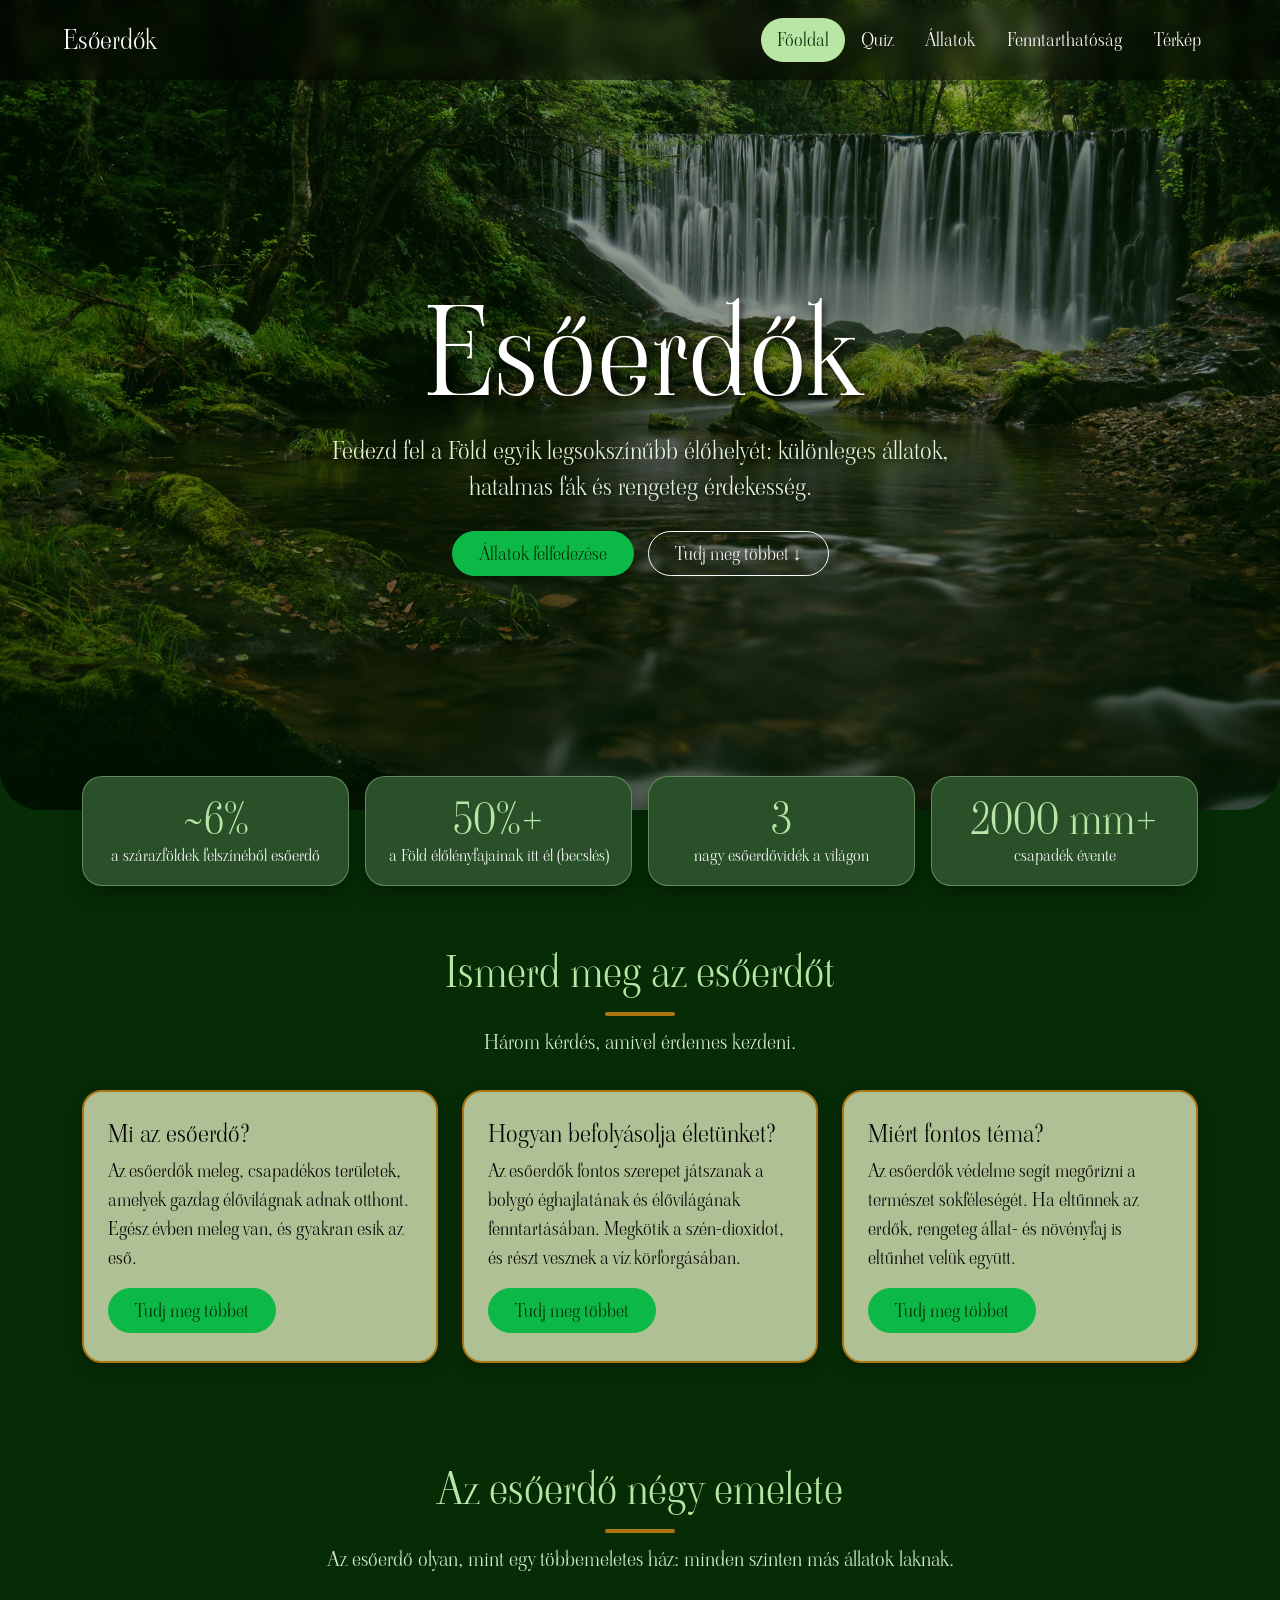
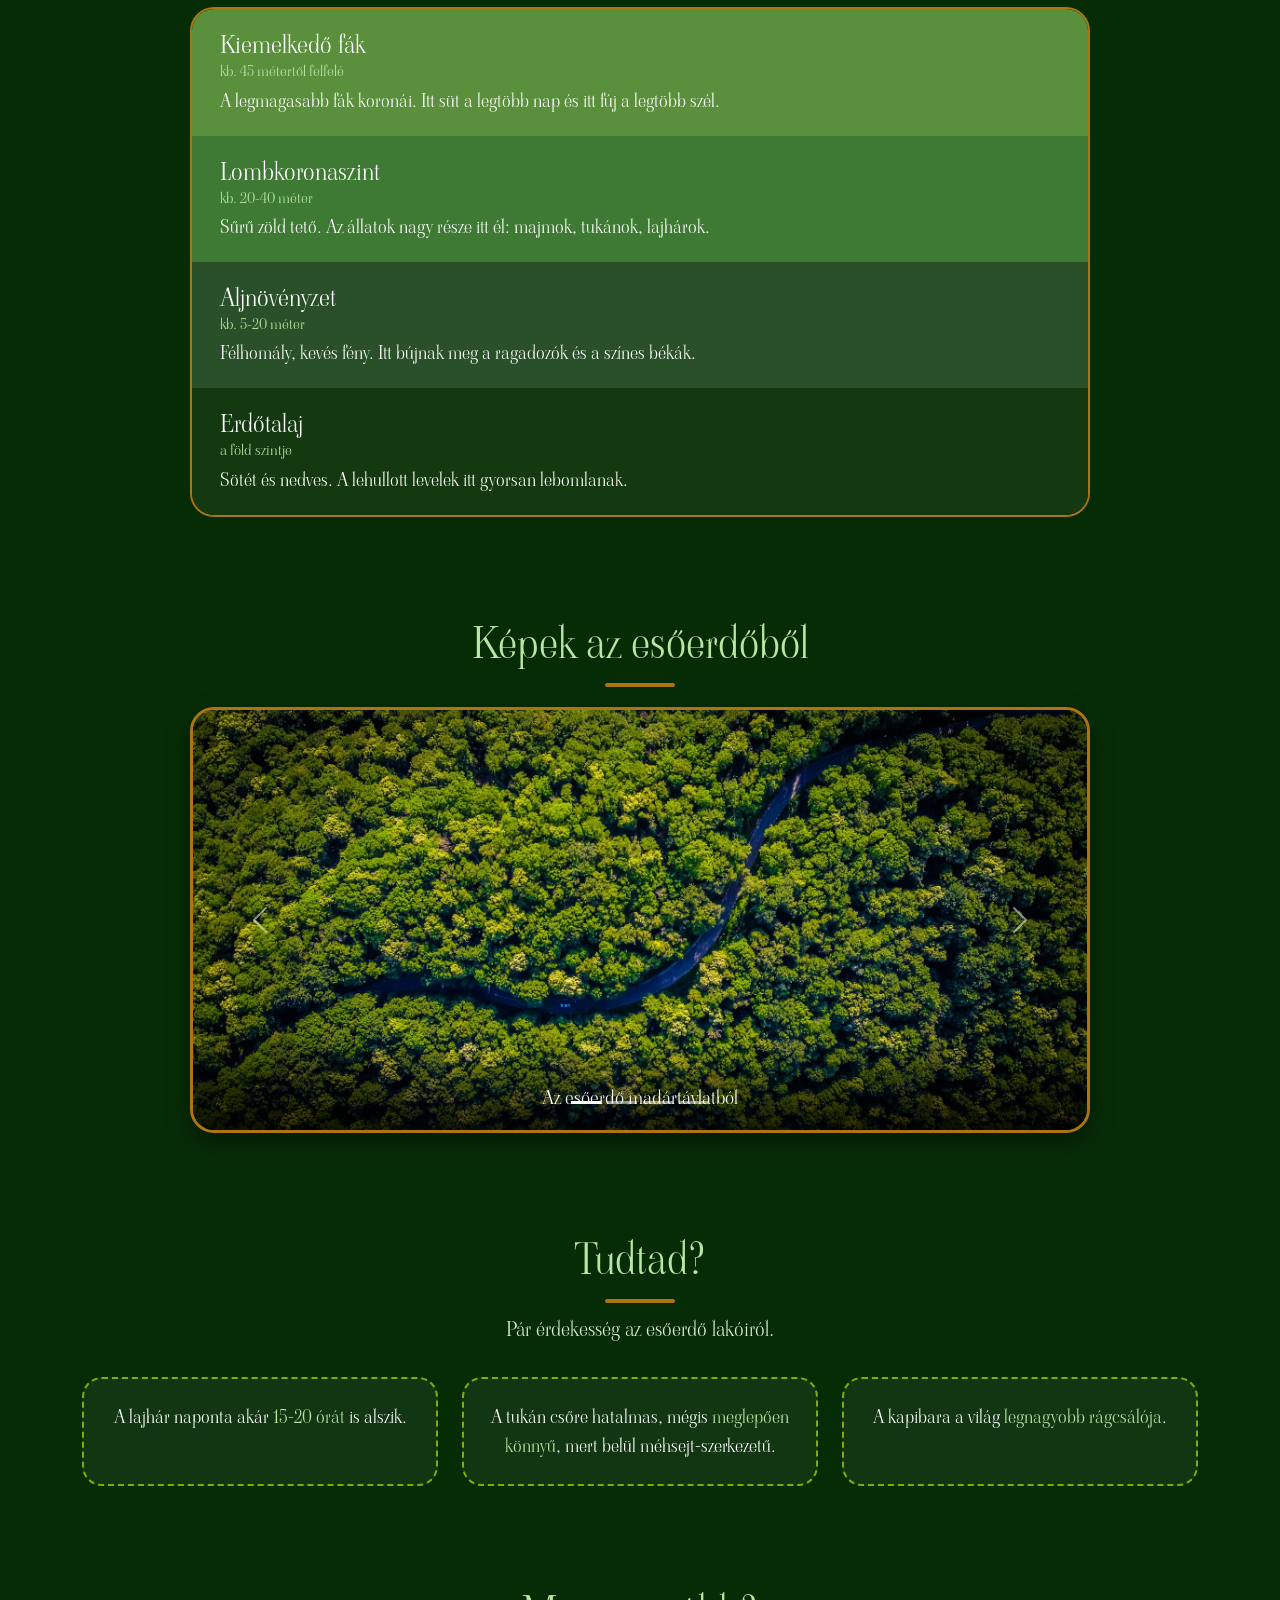
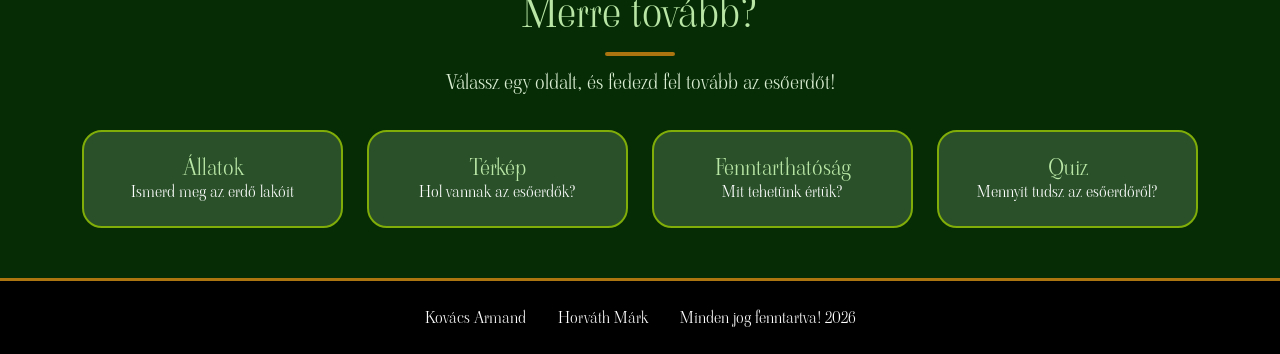
<file: index.html>
<!DOCTYPE html>
<html lang="hu">

<head>
    <meta charset="UTF-8">
    <meta name="viewport" content="width=device-width, initial-scale=1.0">
    <title>Esőerdő</title>

    <link href="https://cdn.jsdelivr.net/npm/bootstrap@5.3.3/dist/css/bootstrap.min.css" rel="stylesheet">
    <link rel="stylesheet" href="css/common.css">
    <link rel="stylesheet" href="css/style.css">
</head>

<body>
    <header class="hero">
        <nav class="navbar navbar-expand-lg navbar-dark fixed-top">
            <div class="container-fluid">
                <a class="navbar-brand" href="index.html">Esőerdők</a>

                <button class="navbar-toggler" type="button" data-bs-toggle="collapse" data-bs-target="#navbarNav"
                    aria-controls="navbarNav" aria-expanded="false" aria-label="Navigáció megnyitása">
                    <span class="navbar-toggler-icon"></span>
                </button>

                <div class="collapse navbar-collapse" id="navbarNav">
                    <ul class="navbar-nav ms-auto">
                        <li class="nav-item">
                            <a class="nav-link active" href="index.html">Főoldal</a>
                        </li>
                        <li class="nav-item">
                            <a class="nav-link" href="quiz.html">Quiz</a>
                        </li>
                        <li class="nav-item">
                            <a class="nav-link" href="allatok.html">Állatok</a>
                        </li>
                        <li class="nav-item">
                            <a class="nav-link" href="fenntarthatosag.html">Fenntarthatóság</a>
                        </li>
                        <li class="nav-item">
                            <a class="nav-link" href="terkep.html">Térkép</a>
                        </li>
                    </ul>
                </div>
            </div>
        </nav>

        <h1>Esőerdők</h1>
        <p class="alcim">Fedezd fel a Föld egyik legsokszínűbb élőhelyét: különleges állatok, hatalmas fák és
            rengeteg érdekesség.</p>

        <div class="hero-gombok">
            <a href="allatok.html" class="btn btn-success btn-lg">Állatok felfedezése</a>
            <a href="#ismerd-meg" class="btn btn-outline-light btn-lg">Tudj meg többet ↓</a>
        </div>
    </header>

    <main>
        <section class="container szamok">
            <div class="row g-3">
                <div class="col-6 col-lg-3">
                    <div class="szam-doboz">
                        <span class="szam">~6%</span>
                        <span class="szam-leiras">a szárazföldek felszínéből esőerdő</span>
                    </div>
                </div>
                <div class="col-6 col-lg-3">
                    <div class="szam-doboz">
                        <span class="szam">50%+</span>
                        <span class="szam-leiras">a Föld élőlényfajainak itt él (becslés)</span>
                    </div>
                </div>
                <div class="col-6 col-lg-3">
                    <div class="szam-doboz">
                        <span class="szam">3</span>
                        <span class="szam-leiras">nagy esőerdővidék a világon</span>
                    </div>
                </div>
                <div class="col-6 col-lg-3">
                    <div class="szam-doboz">
                        <span class="szam">2000 mm+</span>
                        <span class="szam-leiras">csapadék évente</span>
                    </div>
                </div>
            </div>
        </section>

        <section class="container szekcio" id="ismerd-meg">
            <h2 class="szekcio-cim">Ismerd meg az esőerdőt</h2>
            <p class="szekcio-leiras">Három kérdés, amivel érdemes kezdeni.</p>

            <div class="row g-4">
                <div class="col-12 col-md-6 col-lg-4">
                    <div class="card h-100">
                        <div class="card-body">
                            <h4 class="card-title">Mi az esőerdő?</h4>
                            <p class="card-text">
                                Az esőerdők meleg, csapadékos területek, amelyek gazdag élővilágnak adnak otthont.
                                Egész évben meleg van, és gyakran esik az eső.
                            </p>
                            <a href="terkep.html" class="btn btn-success">Tudj meg többet</a>
                        </div>
                    </div>
                </div>

                <div class="col-12 col-md-6 col-lg-4">
                    <div class="card h-100">
                        <div class="card-body">
                            <h4 class="card-title">Hogyan befolyásolja életünket?</h4>
                            <p class="card-text">
                                Az esőerdők fontos szerepet játszanak a bolygó éghajlatának és élővilágának
                                fenntartásában. Megkötik a szén-dioxidot, és részt vesznek a víz körforgásában.
                            </p>
                            <a href="fenntarthatosag.html" class="btn btn-success">Tudj meg többet</a>
                        </div>
                    </div>
                </div>

                <div class="col-12 col-md-6 col-lg-4">
                    <div class="card h-100">
                        <div class="card-body">
                            <h4 class="card-title">Miért fontos téma?</h4>
                            <p class="card-text">
                                Az esőerdők védelme segít megőrizni a természet sokféleségét. Ha eltűnnek az erdők,
                                rengeteg állat- és növényfaj is eltűnhet velük együtt.
                            </p>
                            <a href="allatok.html" class="btn btn-success">Tudj meg többet</a>
                        </div>
                    </div>
                </div>
            </div>
        </section>

        <section class="container szekcio">
            <h2 class="szekcio-cim">Az esőerdő négy emelete</h2>
            <p class="szekcio-leiras">Az esőerdő olyan, mint egy többemeletes ház: minden szinten más állatok
                laknak.</p>

            <div class="emeletek">
                <div class="emelet emelet-1">
                    <div>
                        <h3>Kiemelkedő fák</h3>
                        <p class="emelet-magassag">kb. 45 métertől felfelé</p>
                        <p>A legmagasabb fák koronái. Itt süt a legtöbb nap és itt fúj a legtöbb szél.</p>
                    </div>
                </div>
                <div class="emelet emelet-2">
                    <div>
                        <h3>Lombkoronaszint</h3>
                        <p class="emelet-magassag">kb. 20-40 méter</p>
                        <p>Sűrű zöld tető. Az állatok nagy része itt él: majmok, tukánok, lajhárok.</p>
                    </div>
                </div>
                <div class="emelet emelet-3">
                    <div>
                        <h3>Aljnövényzet</h3>
                        <p class="emelet-magassag">kb. 5-20 méter</p>
                        <p>Félhomály, kevés fény. Itt bújnak meg a ragadozók és a színes békák.</p>
                    </div>
                </div>
                <div class="emelet emelet-4">
                    <div>
                        <h3>Erdőtalaj</h3>
                        <p class="emelet-magassag">a föld szintje</p>
                        <p>Sötét és nedves. A lehullott levelek itt gyorsan lebomlanak.</p>
                    </div>
                </div>
            </div>
        </section>

        <section class="container szekcio">
            <h2 class="szekcio-cim">Képek az esőerdőből</h2>

            <div id="galeria" class="carousel slide" data-bs-ride="carousel">
                <div class="carousel-indicators">
                    <button type="button" data-bs-target="#galeria" data-bs-slide-to="0" class="active"
                        aria-current="true" aria-label="1. kép"></button>
                    <button type="button" data-bs-target="#galeria" data-bs-slide-to="1" aria-label="2. kép"></button>
                    <button type="button" data-bs-target="#galeria" data-bs-slide-to="2" aria-label="3. kép"></button>
                    <button type="button" data-bs-target="#galeria" data-bs-slide-to="3" aria-label="4. kép"></button>
                </div>

                <div class="carousel-inner">
                    <div class="carousel-item active">
                        <img src="images/vlad-hilitanu-pt7QzB4ZLWw-unsplash.jpg" class="d-block w-100"
                            alt="Trópusi esőerdő">
                        <div class="carousel-caption">
                            <p>Az esőerdő madártávlatból</p>
                        </div>
                    </div>
                    <div class="carousel-item">
                        <img src="images/kodos.jpg" class="d-block w-100" alt="Köd az esőerdő fölött"
                            loading="lazy">
                        <div class="carousel-caption">
                            <p>Reggeli köd a lombkorona fölött</p>
                        </div>
                    </div>
                    <div class="carousel-item">
                        <img src="images/brasil.webp" class="d-block w-100" alt="Folyó az esőerdőben"
                            loading="lazy">
                        <div class="carousel-caption">
                            <p>Kanyargó folyó a zöld tengerben</p>
                        </div>
                    </div>
                    <div class="carousel-item">
                        <img src="images/rain-forest-chimp.avif" class="d-block w-100"
                            alt="Mosolygó majom a vízparton" loading="lazy">
                        <div class="carousel-caption">
                            <p>Mosolygó majom a vízparton</p>
                        </div>
                    </div>
                </div>

                <button class="carousel-control-prev" type="button" data-bs-target="#galeria" data-bs-slide="prev">
                    <span class="carousel-control-prev-icon" aria-hidden="true"></span>
                    <span class="visually-hidden">Előző</span>
                </button>
                <button class="carousel-control-next" type="button" data-bs-target="#galeria" data-bs-slide="next">
                    <span class="carousel-control-next-icon" aria-hidden="true"></span>
                    <span class="visually-hidden">Következő</span>
                </button>
            </div>
        </section>

        <section class="container szekcio">
            <h2 class="szekcio-cim">Tudtad?</h2>
            <p class="szekcio-leiras">Pár érdekesség az esőerdő lakóiról.</p>

            <div class="row g-4">
                <div class="col-12 col-md-4">
                    <div class="tudtad">
                        <p>A lajhár naponta akár <strong>15-20 órát</strong> is alszik.</p>
                    </div>
                </div>
                <div class="col-12 col-md-4">
                    <div class="tudtad">
                        <p>A tukán csőre hatalmas, mégis <strong>meglepően könnyű</strong>, mert belül méhsejt-szerkezetű.
                        </p>
                    </div>
                </div>
                <div class="col-12 col-md-4">
                    <div class="tudtad">
                        <p>A kapibara a világ <strong>legnagyobb rágcsálója</strong>.</p>
                    </div>
                </div>
            </div>
        </section>

        <section class="container szekcio">
            <h2 class="szekcio-cim">Merre tovább?</h2>
            <p class="szekcio-leiras">Válassz egy oldalt, és fedezd fel tovább az esőerdőt!</p>

            <div class="row g-4">
                <div class="col-6 col-lg-3">
                    <a href="allatok.html" class="link-kartya">
                        <h3>Állatok</h3>
                        <p>Ismerd meg az erdő lakóit</p>
                    </a>
                </div>
                <div class="col-6 col-lg-3">
                    <a href="terkep.html" class="link-kartya">
                        <h3>Térkép</h3>
                        <p>Hol vannak az esőerdők?</p>
                    </a>
                </div>
                <div class="col-6 col-lg-3">
                    <a href="fenntarthatosag.html" class="link-kartya">
                        <h3>Fenntarthatóság</h3>
                        <p>Mit tehetünk értük?</p>
                    </a>
                </div>
                <div class="col-6 col-lg-3">
                    <a href="quiz.html" class="link-kartya">
                        <h3>Quiz</h3>
                        <p>Mennyit tudsz az esőerdőről?</p>
                    </a>
                </div>
            </div>
        </section>
    </main>

    <footer>
        <p class="text-center text-white">Kovács Armand</p>
        <p class="text-center text-white">Horváth Márk</p>
        <p class="text-center text-white m-0">Minden jog fenntartva! 2026</p>
    </footer>

    <script src="https://cdn.jsdelivr.net/npm/bootstrap@5.3.3/dist/js/bootstrap.bundle.min.js"></script>
</body>

</html>
</file>
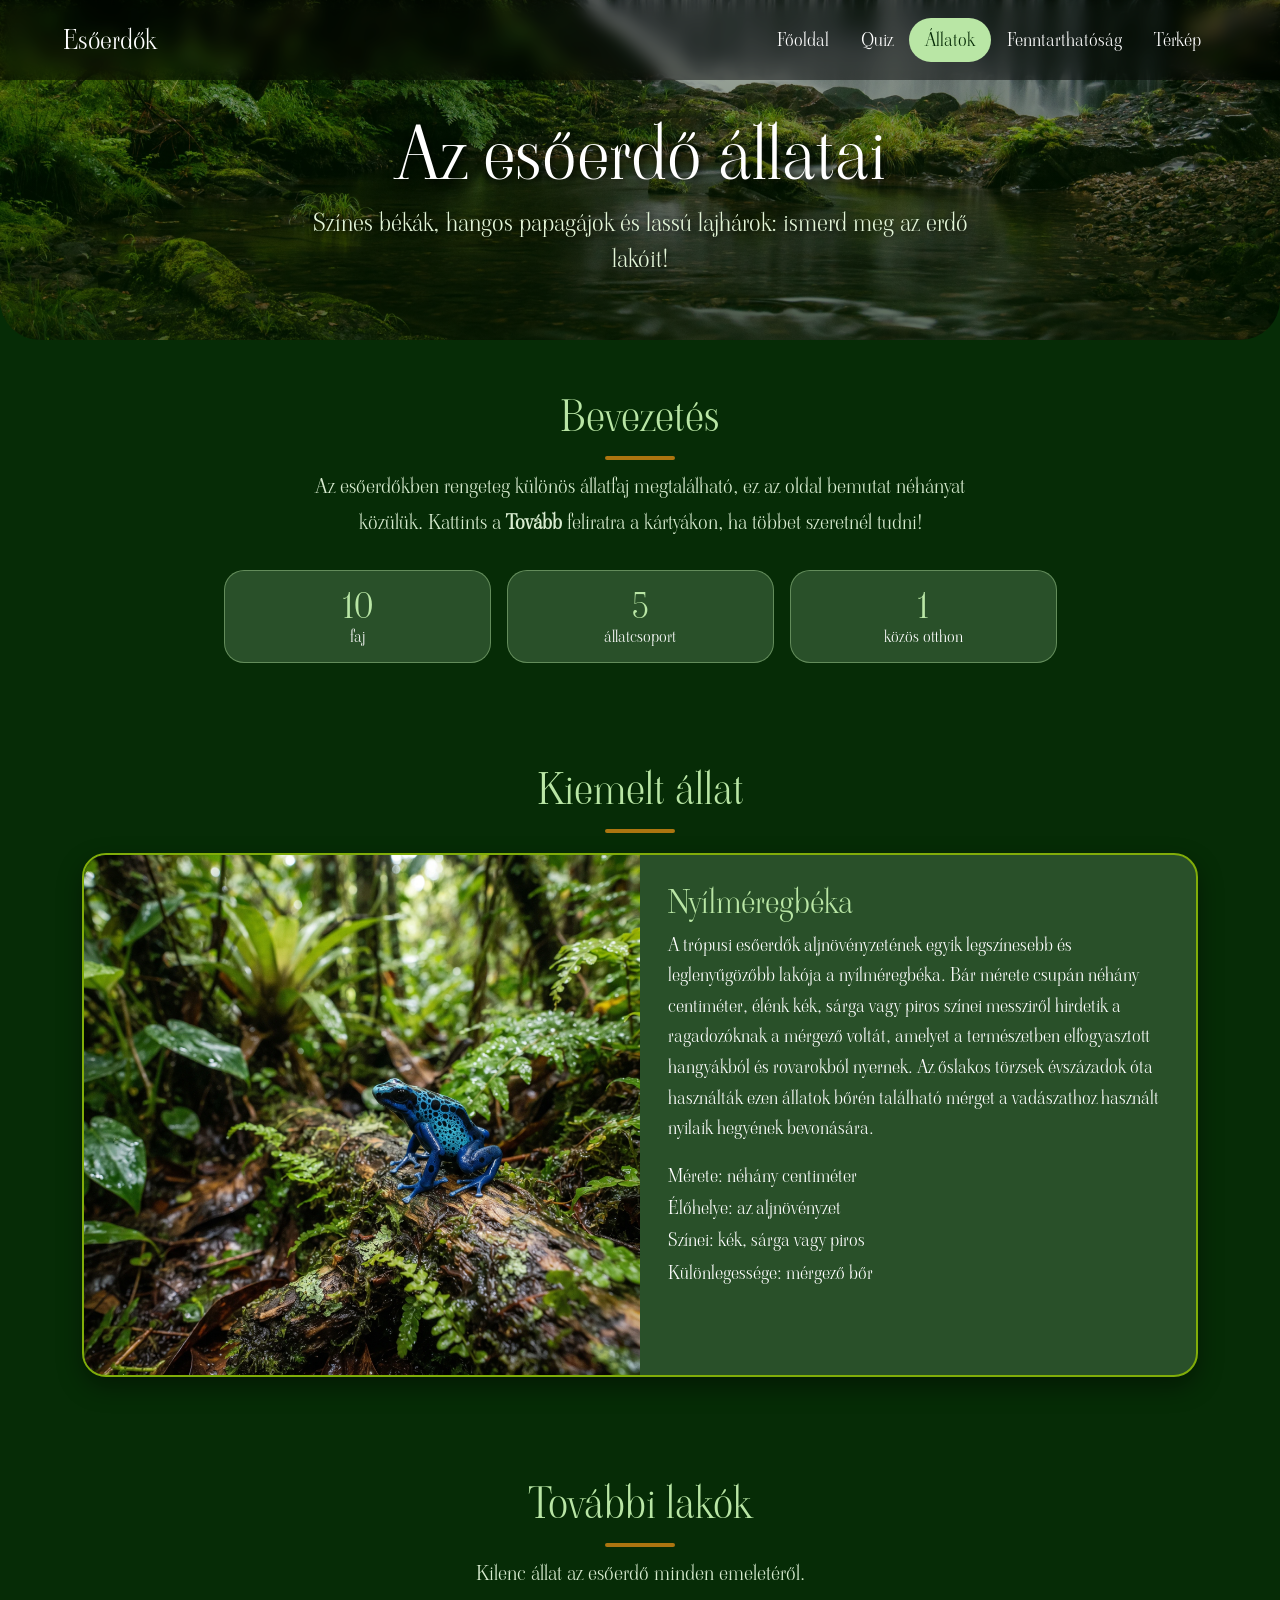
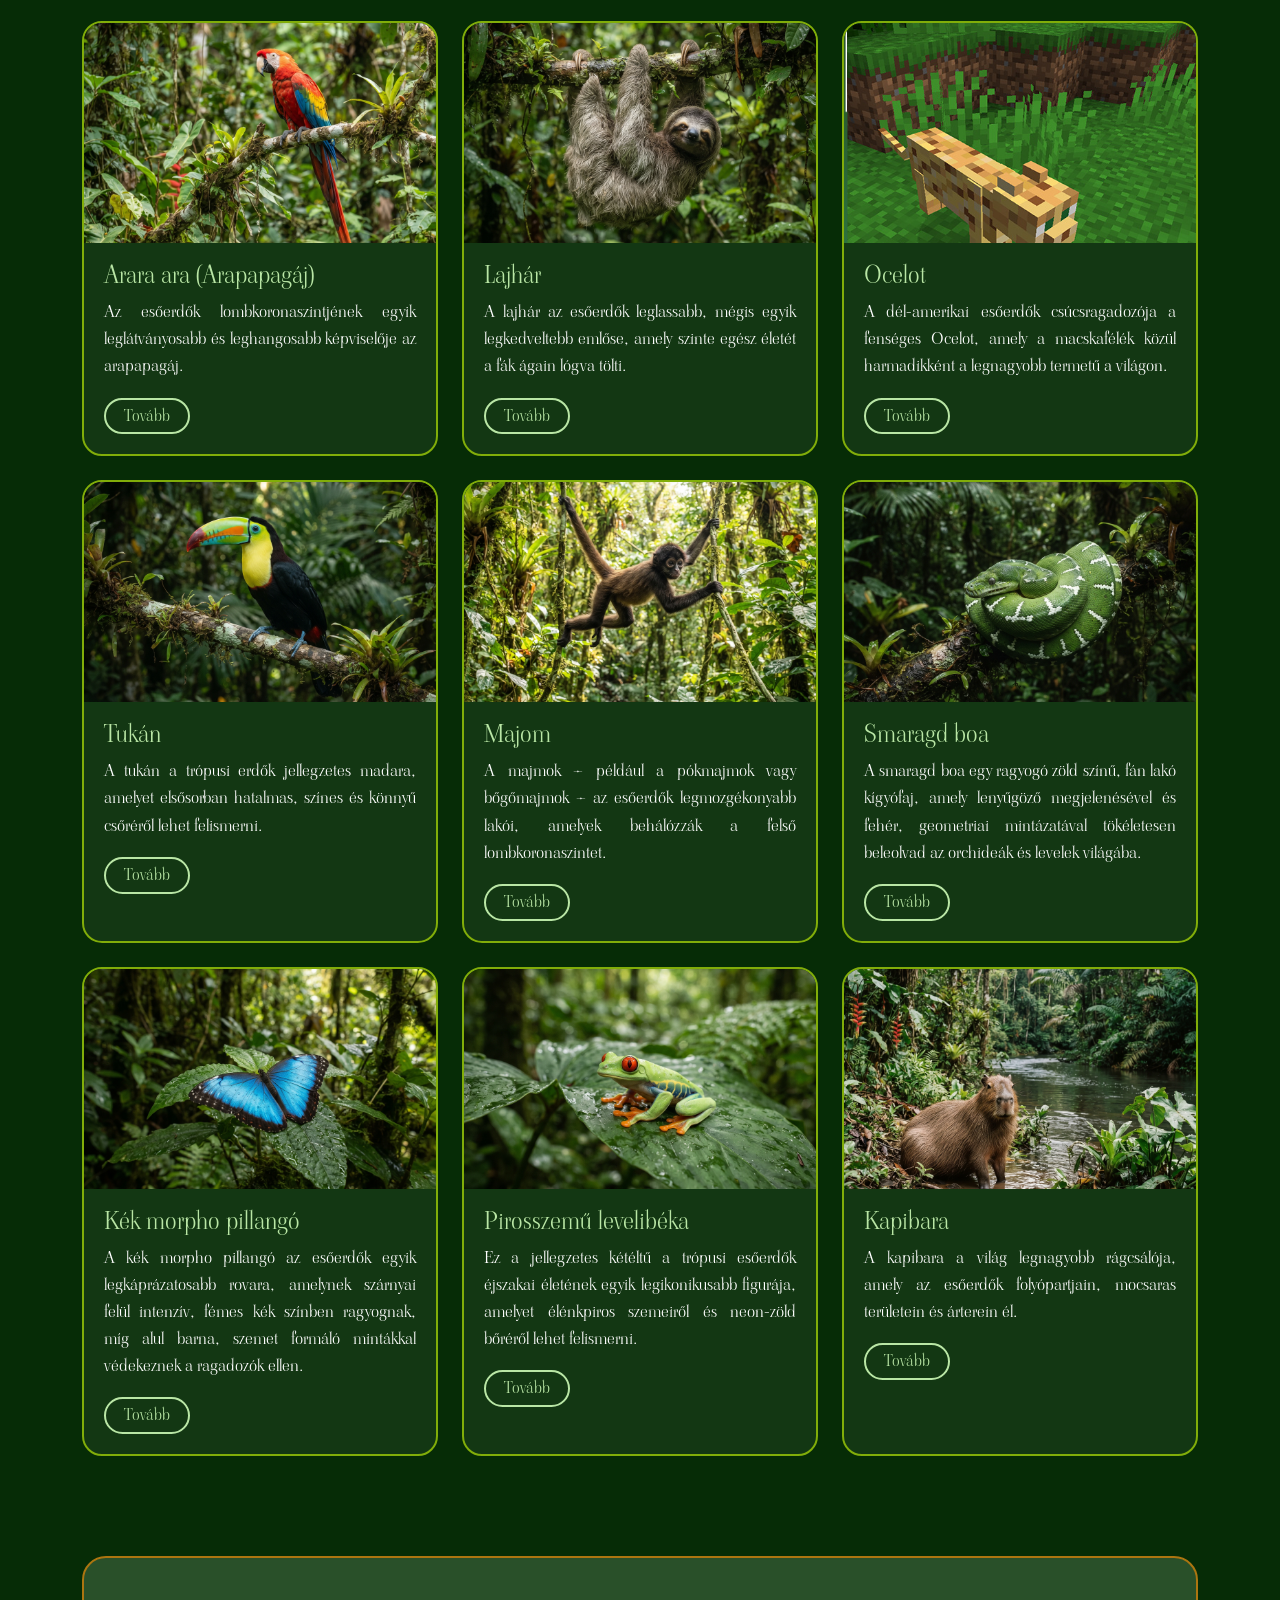
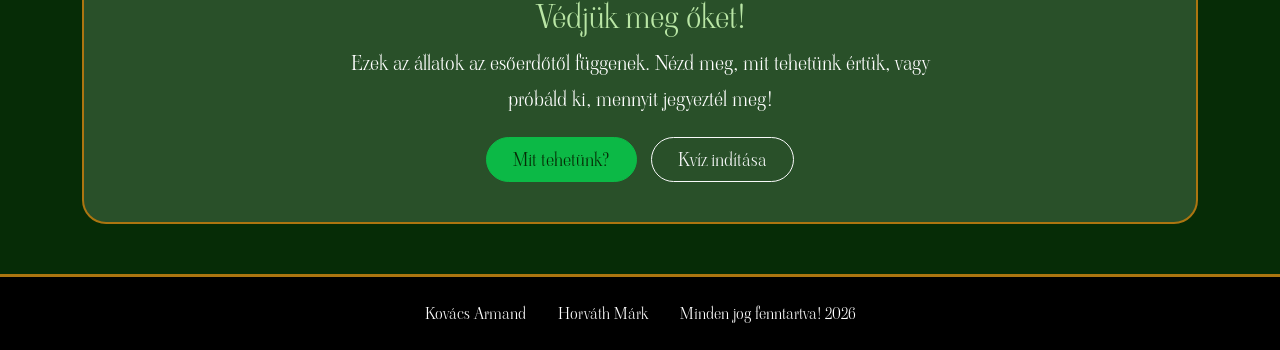
<file: allatok.html>
<!DOCTYPE html>
<html lang="hu">

<head>
    <meta charset="UTF-8">
    <meta name="viewport" content="width=device-width, initial-scale=1.0">
    <title>Állatok</title>
    <link href="https://cdn.jsdelivr.net/npm/bootstrap@5.3.3/dist/css/bootstrap.min.css" rel="stylesheet">
    <link rel="stylesheet" href="css/common.css">
    <link rel="stylesheet" href="css/allatok.css">
</head>

<body>
    <header>
        <nav class="navbar navbar-expand-lg navbar-dark fixed-top">
            <div class="container-fluid">
                <a class="navbar-brand" href="index.html">Esőerdők</a>

                <button class="navbar-toggler" type="button" data-bs-toggle="collapse" data-bs-target="#navbarNav"
                    aria-controls="navbarNav" aria-expanded="false" aria-label="Navigáció megnyitása">
                    <span class="navbar-toggler-icon"></span>
                </button>

                <div class="collapse navbar-collapse" id="navbarNav">
                    <ul class="navbar-nav ms-auto">
                        <li class="nav-item">
                            <a class="nav-link" href="index.html">Főoldal</a>
                        </li>
                        <li class="nav-item">
                            <a class="nav-link" href="quiz.html">Quiz</a>
                        </li>
                        <li class="nav-item">
                            <a class="nav-link active" href="allatok.html">Állatok</a>
                        </li>
                        <li class="nav-item">
                            <a class="nav-link" href="fenntarthatosag.html">Fenntarthatóság</a>
                        </li>
                        <li class="nav-item">
                            <a class="nav-link" href="terkep.html">Térkép</a>
                        </li>
                    </ul>
                </div>
            </div>
        </nav>

        <h1>Az esőerdő állatai</h1>
        <p class="alcim">Színes békák, hangos papagájok és lassú lajhárok: ismerd meg az erdő lakóit!</p>
    </header>

    <main>
        <section class="container szekcio bevezetes">
            <h2 class="szekcio-cim">Bevezetés</h2>
            <p class="szekcio-leiras">Az esőerdőkben rengeteg különös állatfaj megtalálható, ez az oldal bemutat
                néhányat közülük. Kattints a <strong>Tovább</strong> feliratra a kártyákon, ha többet szeretnél
                tudni!</p>

            <div class="row g-3 justify-content-center">
                <div class="col-4 col-md-3">
                    <div class="mini-szam"><span>10</span> faj</div>
                </div>
                <div class="col-4 col-md-3">
                    <div class="mini-szam"><span>5</span> állatcsoport</div>
                </div>
                <div class="col-4 col-md-3">
                    <div class="mini-szam"><span>1</span> közös otthon</div>
                </div>
            </div>
        </section>

        <section class="container szekcio kiemelt-szekcio">
            <h2 class="szekcio-cim">Kiemelt állat</h2>

            <div class="kiemelt">
                <div class="row g-0 align-items-stretch">
                    <div class="col-12 col-lg-6">
                        <img src="images/allatkepek/beka.webp" alt="Kék nyílméregbéka egy mohos fatörzsön">
                    </div>
                    <div class="col-12 col-lg-6">
                        <div class="kiemelt-szoveg">
                            <h3>Nyílméregbéka</h3>
                            <p>
                                A trópusi esőerdők aljnövényzetének egyik legszínesebb és leglenyűgözőbb lakója a
                                nyílméregbéka. Bár mérete csupán néhány centiméter, élénk kék, sárga vagy piros
                                színei messziről hirdetik a ragadozóknak a mérgező voltát, amelyet a természetben
                                elfogyasztott hangyákból és rovarokból nyernek. Az őslakos törzsek évszázadok óta
                                használták ezen állatok bőrén található mérget a vadászathoz használt nyilaik
                                hegyének bevonására.
                            </p>
                            <ul class="tenyek">
                                <li>Mérete: néhány centiméter</li>
                                <li>Élőhelye: az aljnövényzet</li>
                                <li>Színei: kék, sárga vagy piros</li>
                                <li>Különlegessége: mérgező bőr</li>
                            </ul>
                        </div>
                    </div>
                </div>
            </div>
        </section>

        <section class="container szekcio">
            <h2 class="szekcio-cim">További lakók</h2>
            <p class="szekcio-leiras">Kilenc állat az esőerdő minden emeletéről.</p>

            <div class="row g-4">
                <div class="col-12 col-md-6 col-lg-4">
                    <article class="allatkartya">
                        <img src="images/allatkepek/papagaj.webp" alt="Arapapagáj" title="Arapapagáj">
                        <div class="allat-szoveg">
                            <h3>Arara ara (Arapapagáj)</h3>
                            <p>Az esőerdők lombkoronaszintjének egyik leglátványosabb és leghangosabb képviselője az
                                arapapagáj.</p>
                            <details>
                                <summary>Tovább</summary>
                                <p>Hatalmas, élénkpiros, kék és sárga tollazata, valamint tekintélyes mérete miatt
                                    azonnal magára vonja a figyelmet. Rendkívül intelligens és társasági lény, amely
                                    élethosszig tartó párkapcsolatban él, és hangos rikácsolásával betölti a dzsungel
                                    levegőjét, miközben erős csőrével kemény dióféléket és magvakat roppant össze.</p>
                            </details>
                        </div>
                    </article>
                </div>

                <div class="col-12 col-md-6 col-lg-4">
                    <article class="allatkartya">
                        <img src="images/allatkepek/lajhar.webp" alt="Lajhár" title="Lajhár">
                        <div class="allat-szoveg">
                            <h3>Lajhár</h3>
                            <p>A lajhár az esőerdők leglassabb, mégis egyik legkedveltebb emlőse, amely szinte egész
                                életét a fák ágain lógva tölti.</p>
                            <details>
                                <summary>Tovább</summary>
                                <p>Testhőmérséklete a környezet függvényében változik, energiatakarékos életmódja
                                    miatt pedig naponta akár 15-20 órát is alvással tölt. Zöldes árnyalatú bundáját
                                    mikroszkopikus algafajok népesítik be, ami tökéletes rejtő színt biztosít számára
                                    a lombok sűrűjében a ragadozók elől.</p>
                            </details>
                        </div>
                    </article>
                </div>

                <div class="col-12 col-md-6 col-lg-4">
                    <article class="allatkartya">
                        <img src="images/allatkepek/ocelotjo.png" alt="Ocelot" title="Ocelot">
                        <div class="allat-szoveg">
                            <h3>Ocelot</h3>
                            <p>A dél-amerikai esőerdők csúcsragadozója a fenséges Ocelot, amely a macskafélék közül
                                harmadikként a legnagyobb termetű a világon.</p>
                            <details>
                                <summary>Tovább</summary>
                                <p>Kiválóan úszik, és nem ritka, hogy a folyók vizéből halakra vagy kajmánokra
                                    vadászik, de sűrű foltos bundája tökéletes álcázást biztosít az aljnövényzet
                                    fény-árnyék játékában. Rejtőzködő életmódja és magányos természete miatt
                                    rendkívül ritkán látható a vadonban, így az esőerdő egészségének egyik
                                    legfontosabb jelzője.</p>
                            </details>
                        </div>
                    </article>
                </div>

                <div class="col-12 col-md-6 col-lg-4">
                    <article class="allatkartya">
                        <img src="images/allatkepek/tukan.webp" alt="Tukán" title="Tukán">
                        <div class="allat-szoveg">
                            <h3>Tukán</h3>
                            <p>A tukán a trópusi erdők jellegzetes madara, amelyet elsősorban hatalmas, színes és
                                könnyű csőréről lehet felismerni.</p>
                            <details>
                                <summary>Tovább</summary>
                                <p>Bár a csőre hatalmasnak tűnik, méhsejt-szerkezetű belső szerkezete miatt meglepően
                                    könnyű, és kiválóan alkalmas a magas ágakon lévő gyümölcsök elérésére. Társas
                                    madárként kis csoportokban mozog a lombkoronaszintben, és fontos szerepet játszik
                                    a magvak szétszórásában és az erdő megújulásában.</p>
                            </details>
                        </div>
                    </article>
                </div>

                <div class="col-12 col-md-6 col-lg-4">
                    <article class="allatkartya">
                        <img src="images/allatkepek/maom.webp" alt="Majom" title="Majom">
                        <div class="allat-szoveg">
                            <h3>Majom</h3>
                            <p>A majmok – például a pókmajmok vagy bőgőmajmok – az esőerdők legmozgékonyabb lakói,
                                amelyek behálózzák a felső lombkoronaszintet.</p>
                            <details>
                                <summary>Tovább</summary>
                                <p>Hosszú, kapaszkodó farkuk szinte ötödik kézként funkcionál, amellyel magabiztosan
                                    lendülnek ágról ágra a legmagasabb fák között is. Hangos kiáltásaik kilométerekre
                                    elhallatszanak a dzsungelben, és fontos közösségi életet élnek összetett családi
                                    csoportokban.</p>
                            </details>
                        </div>
                    </article>
                </div>

                <div class="col-12 col-md-6 col-lg-4">
                    <article class="allatkartya">
                        <img src="images/allatkepek/kigyo.webp" alt="Smaragd boa" title="Smaragd boa">
                        <div class="allat-szoveg">
                            <h3>Smaragd boa</h3>
                            <p>A smaragd boa egy ragyogó zöld színű, fán lakó kígyófaj, amely lenyűgöző
                                megjelenésével és fehér, geometriai mintázatával tökéletesen beleolvad az orchideák
                                és levelek világába.</p>
                            <details>
                                <summary>Tovább</summary>
                                <p>Éjszakai ragadozóként nappal szorosan összetekeredve pihen egy vastag ágon, majd
                                    sötétedés után hőérzékelő szerveivel kutat kisemlősök és madarak után, amelyeket
                                    hatalmas szorítóerejével ejt el.</p>
                            </details>
                        </div>
                    </article>
                </div>

                <div class="col-12 col-md-6 col-lg-4">
                    <article class="allatkartya">
                        <img src="images/allatkepek/lepke.webp" alt="Kék morpho pillangó" title="Kék morpho pillangó">
                        <div class="allat-szoveg">
                            <h3>Kék morpho pillangó</h3>
                            <p>A kék morpho pillangó az esőerdők egyik legkáprázatosabb rovara, amelynek szárnyai
                                felül intenzív, fémes kék színben ragyognak, míg alul barna, szemet formáló mintákkal
                                védekeznek a ragadozók ellen.</p>
                            <details>
                                <summary>Tovább</summary>
                                <p>Amikor repülés közben csapkod a szárnyaival, a fény villanásszerűen megcsillan a
                                    felületén, megzavarva ezzel a madarakat és más támadókat. Hernyó korában mérgező
                                    növényekkel táplálkozik, így maga is kellemetlen ízűvé válik a ragadozók
                                    számára.</p>
                            </details>
                        </div>
                    </article>
                </div>

                <div class="col-12 col-md-6 col-lg-4">
                    <article class="allatkartya">
                        <img src="images/allatkepek/zoldbeka.webp" alt="Pirosszemű levelibéka"
                            title="Pirosszemű levelibéka">
                        <div class="allat-szoveg">
                            <h3>Pirosszemű levelibéka</h3>
                            <p>Ez a jellegzetes kétéltű a trópusi esőerdők éjszakai életének egyik legikonikusabb
                                figurája, amelyet élénkpiros szemeiről és neon-zöld bőréről lehet felismerni.</p>
                            <details>
                                <summary>Tovább</summary>
                                <p>Nagy, vörös szemei hirtelen kinyitva elijesztik vagy összezavarják a rátámadó
                                    rovarevőket. Tapadókorongos lábain némán és biztosan mozog a nedves levelek
                                    hátoldalán, ahol napközben szinte láthatatlanul pihen.</p>
                            </details>
                        </div>
                    </article>
                </div>

                <div class="col-12 col-md-6 col-lg-4">
                    <article class="allatkartya">
                        <img src="images/allatkepek/kapibara.webp" alt="Kapibara" title="Kapibara">
                        <div class="allat-szoveg">
                            <h3>Kapibara</h3>
                            <p>A kapibara a világ legnagyobb rágcsálója, amely az esőerdők folyópartjain, mocsaras
                                területein és árterein él.</p>
                            <details>
                                <summary>Tovább</summary>
                                <p>Kiváló úszó és búvár, amely veszély esetén a víz alá merülve rejtőzik el,
                                    úszóhártyás lábai pedig segítik a hatékony haladásban. Barátságos és
                                    békeszerető természetéről ismert, gyakran látható, amint békésen legel a
                                    vízparti növényzeten más állatok társaságában.</p>
                            </details>
                        </div>
                    </article>
                </div>
            </div>
        </section>

        <section class="container szekcio">
            <div class="vedd-meg">
                <h2>Védjük meg őket!</h2>
                <p>Ezek az állatok az esőerdőtől függenek. Nézd meg, mit tehetünk értük, vagy próbáld ki, mennyit
                    jegyeztél meg!</p>
                <div class="gombok">
                    <a href="fenntarthatosag.html" class="btn btn-success btn-lg">Mit tehetünk?</a>
                    <a href="quiz.html" class="btn btn-outline-light btn-lg">Kvíz indítása</a>
                </div>
            </div>
        </section>
    </main>

    <footer>
        <p class="text-center text-white">Kovács Armand</p>
        <p class="text-center text-white">Horváth Márk</p>
        <p class="text-center text-white m-0">Minden jog fenntartva! 2026</p>
    </footer>

    <script src="https://cdn.jsdelivr.net/npm/bootstrap@5.3.3/dist/js/bootstrap.bundle.min.js"></script>
</body>

</html>
</file>
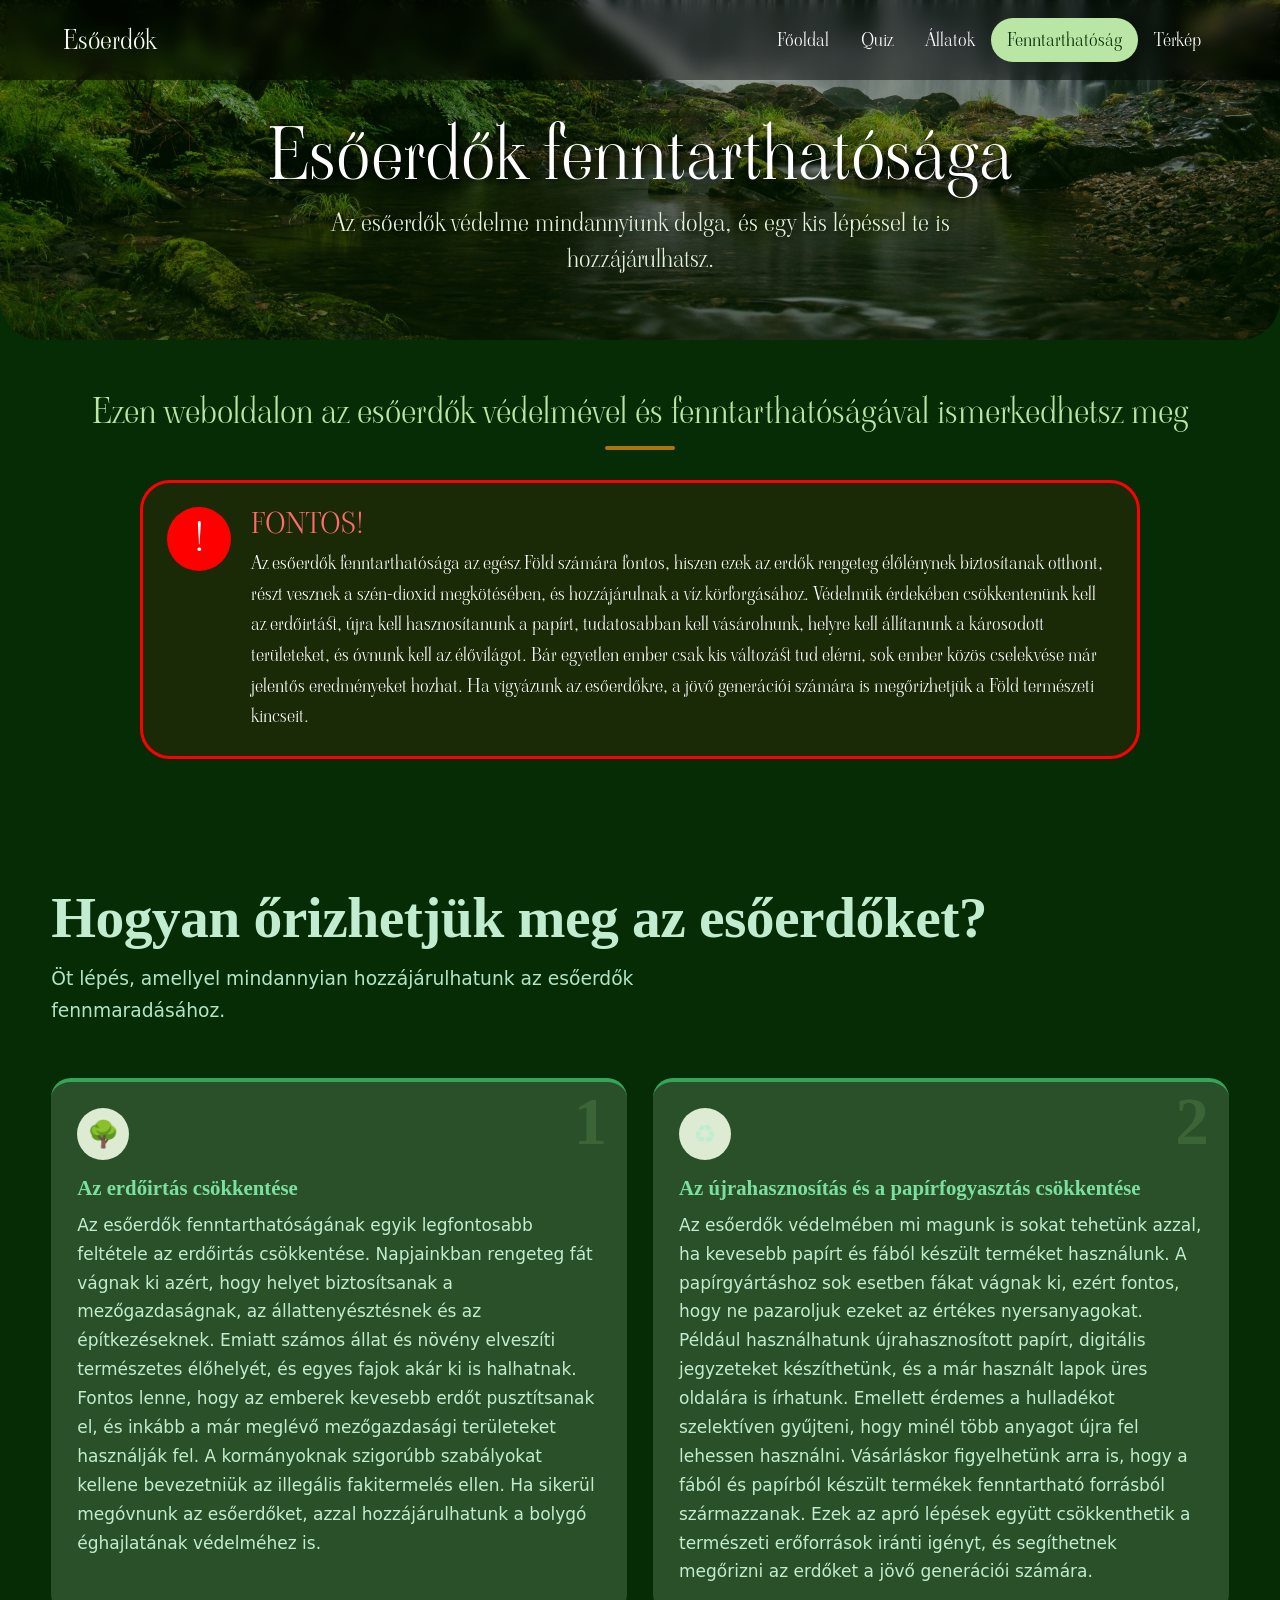
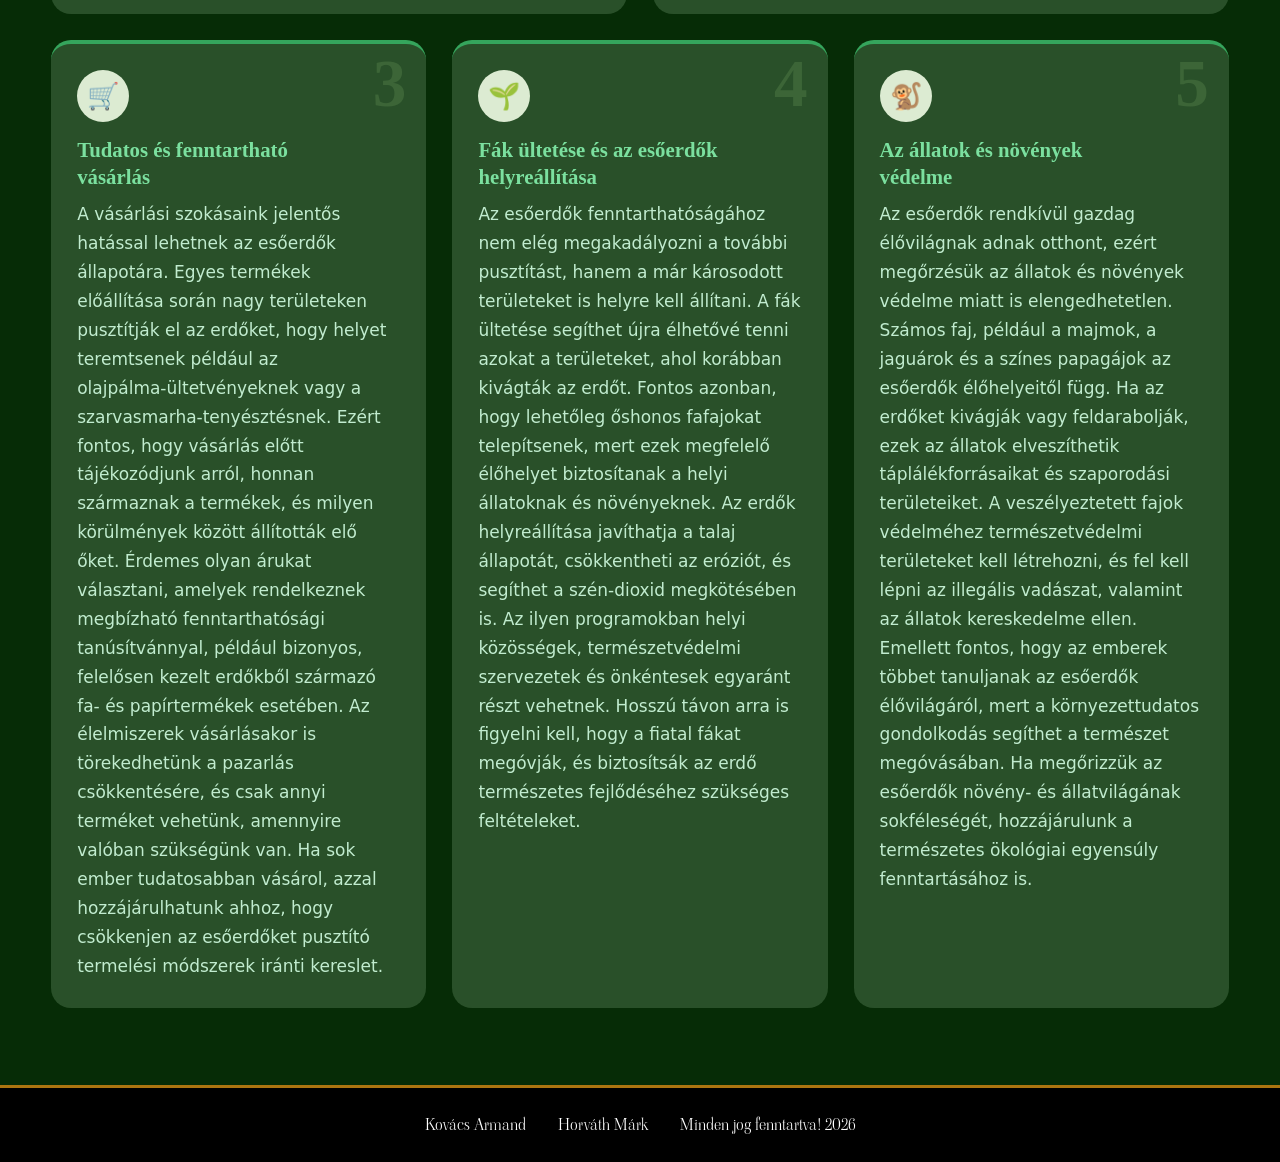
<file: fenntarthatosag.html>
<!DOCTYPE html>
<html lang="hu">

<head>
    <meta charset="UTF-8">
    <meta name="viewport" content="width=device-width, initial-scale=1.0">
    <title>Fenntarthatóság</title>

    <link href="https://cdn.jsdelivr.net/npm/bootstrap@5.3.3/dist/css/bootstrap.min.css" rel="stylesheet">
    <link rel="stylesheet" href="css/common.css">
    <link rel="stylesheet" href="css/fenntarthatosag.css">
</head>

<body>
    <header>
        <nav class="navbar navbar-expand-lg navbar-dark fixed-top">
            <div class="container-fluid">
                <a class="navbar-brand" href="index.html">Esőerdők</a>

                <button class="navbar-toggler" type="button" data-bs-toggle="collapse" data-bs-target="#navbarNav"
                    aria-controls="navbarNav" aria-expanded="false" aria-label="Navigáció megnyitása">
                    <span class="navbar-toggler-icon"></span>
                </button>

                <div class="collapse navbar-collapse" id="navbarNav">
                    <ul class="navbar-nav ms-auto">
                        <li class="nav-item">
                            <a class="nav-link" href="index.html">Főoldal</a>
                        </li>
                        <li class="nav-item">
                            <a class="nav-link" href="quiz.html">Quiz</a>
                        </li>
                        <li class="nav-item">
                            <a class="nav-link" href="allatok.html">Állatok</a>
                        </li>
                        <li class="nav-item">
                            <a class="nav-link active" href="fenntarthatosag.html">Fenntarthatóság</a>
                        </li>
                        <li class="nav-item">
                            <a class="nav-link" href="terkep.html">Térkép</a>
                        </li>
                    </ul>
                </div>
            </div>
        </nav>

        <h1>Esőerdők fenntarthatósága</h1>
        <p class="alcim">Az esőerdők védelme mindannyiunk dolga, és egy kis lépéssel te is hozzájárulhatsz.</p>
    </header>

    <main>
        <section class="container szekcio">
            <h2 class="szekcio-cim bevezeto-cim">Ezen weboldalon az esőerdők védelmével és fenntarthatóságával
                ismerkedhetsz meg</h2>
            <div class="fontos">
                <span class="felkialtojel">!</span>
                <div>
                    <h3>FONTOS!</h3>
                    <p class="fontosszoveg">Az esőerdők fenntarthatósága az egész Föld számára fontos, hiszen ezek az
                        erdők rengeteg élőlénynek
                        biztosítanak otthont, részt vesznek a szén-dioxid megkötésében, és hozzájárulnak a víz
                        körforgásához. Védelmük érdekében csökkentenünk kell az erdőirtást, újra kell hasznosítanunk a
                        papírt, tudatosabban kell vásárolnunk, helyre kell állítanunk a károsodott területeket, és
                        óvnunk
                        kell az élővilágot. Bár egyetlen ember csak kis változást tud elérni, sok ember közös cselekvése
                        már
                        jelentős eredményeket hozhat. Ha vigyázunk az esőerdőkre, a jövő generációi számára is
                        megőrizhetjük
                        a Föld természeti kincseit.</p>
                </div>
            </div>
        </section>
        <section class="eso">
            <div class="wrap">
                <h1>Hogyan őrizhetjük meg az esőerdőket?</h1>
                <p class="lead">Öt lépés, amellyel mindannyian hozzájárulhatunk az esőerdők fennmaradásához.</p>
                <ol>
                    <li>
                        <div class="ico">🌳</div>
                        <h2>Az erdőirtás csökkentése</h2>
                        <p>Az esőerdők fenntarthatóságának egyik legfontosabb feltétele az erdőirtás csökkentése.
                            Napjainkban rengeteg fát vágnak ki azért, hogy helyet biztosítsanak a mezőgazdaságnak, az
                            állattenyésztésnek és az építkezéseknek. Emiatt számos állat és növény elveszíti természetes
                            élőhelyét, és egyes fajok akár ki is halhatnak. Fontos lenne, hogy az emberek kevesebb erdőt
                            pusztítsanak el, és inkább a már meglévő mezőgazdasági területeket használják fel. A
                            kormányoknak szigorúbb szabályokat kellene bevezetniük az illegális fakitermelés ellen. Ha
                            sikerül megóvnunk az esőerdőket, azzal hozzájárulhatunk a bolygó éghajlatának védelméhez is.
                        </p>
                    </li>
                    <li>
                        <div class="ico">♻️</div>
                        <h2>Az újrahasznosítás és a papírfogyasztás csökkentése</h2>
                        <p>Az esőerdők védelmében mi magunk is sokat tehetünk azzal, ha kevesebb papírt és fából készült
                            terméket használunk. A papírgyártáshoz sok esetben fákat vágnak ki, ezért fontos, hogy ne
                            pazaroljuk ezeket az értékes nyersanyagokat. Például használhatunk újrahasznosított papírt,
                            digitális jegyzeteket készíthetünk, és a már használt lapok üres oldalára is írhatunk.
                            Emellett érdemes a hulladékot szelektíven gyűjteni, hogy minél több anyagot újra fel
                            lehessen használni. Vásárláskor figyelhetünk arra is, hogy a fából és papírból készült
                            termékek fenntartható forrásból származzanak. Ezek az apró lépések együtt csökkenthetik a
                            természeti erőforrások iránti igényt, és segíthetnek megőrizni az erdőket a jövő generációi
                            számára.</p>
                    </li>
                    <li>
                        <div class="ico">🛒</div>
                        <h2>Tudatos és fenntartható vásárlás</h2>
                        <p>A vásárlási szokásaink jelentős hatással lehetnek az esőerdők állapotára. Egyes termékek
                            előállítása során nagy területeken pusztítják el az erdőket, hogy helyet teremtsenek például
                            az olajpálma-ültetvényeknek vagy a szarvasmarha-tenyésztésnek. Ezért fontos, hogy vásárlás
                            előtt tájékozódjunk arról, honnan származnak a termékek, és milyen körülmények között
                            állították elő őket. Érdemes olyan árukat választani, amelyek rendelkeznek megbízható
                            fenntarthatósági tanúsítvánnyal, például bizonyos, felelősen kezelt erdőkből származó fa- és
                            papírtermékek esetében. Az élelmiszerek vásárlásakor is törekedhetünk a pazarlás
                            csökkentésére, és csak annyi terméket vehetünk, amennyire valóban szükségünk van. Ha sok
                            ember tudatosabban vásárol, azzal hozzájárulhatunk ahhoz, hogy csökkenjen az esőerdőket
                            pusztító termelési módszerek iránti kereslet.</p>
                    </li>
                    <li>
                        <div class="ico">🌱</div>
                        <h2>Fák ültetése és az esőerdők helyreállítása</h2>
                        <p>Az esőerdők fenntarthatóságához nem elég megakadályozni a további pusztítást, hanem a már
                            károsodott területeket is helyre kell állítani. A fák ültetése segíthet újra élhetővé tenni
                            azokat a területeket, ahol korábban kivágták az erdőt. Fontos azonban, hogy lehetőleg
                            őshonos fafajokat telepítsenek, mert ezek megfelelő élőhelyet biztosítanak a helyi
                            állatoknak és növényeknek. Az erdők helyreállítása javíthatja a talaj állapotát,
                            csökkentheti az eróziót, és segíthet a szén-dioxid megkötésében is. Az ilyen programokban
                            helyi közösségek, természetvédelmi szervezetek és önkéntesek egyaránt részt vehetnek. Hosszú
                            távon arra is figyelni kell, hogy a fiatal fákat megóvják, és biztosítsák az erdő
                            természetes fejlődéséhez szükséges feltételeket.</p>
                    </li>
                    <li>
                        <div class="ico">🐒</div>
                        <h2>Az állatok és növények védelme</h2>
                        <p>Az esőerdők rendkívül gazdag élővilágnak adnak otthont, ezért megőrzésük az állatok és
                            növények védelme miatt is elengedhetetlen. Számos faj, például a majmok, a jaguárok és a
                            színes papagájok az esőerdők élőhelyeitől függ. Ha az erdőket kivágják vagy feldarabolják,
                            ezek az állatok elveszíthetik táplálékforrásaikat és szaporodási területeiket. A
                            veszélyeztetett fajok védelméhez természetvédelmi területeket kell létrehozni, és fel kell
                            lépni az illegális vadászat, valamint az állatok kereskedelme ellen. Emellett fontos, hogy
                            az emberek többet tanuljanak az esőerdők élővilágáról, mert a környezettudatos gondolkodás
                            segíthet a természet megóvásában. Ha megőrizzük az esőerdők növény- és állatvilágának
                            sokféleségét, hozzájárulunk a természetes ökológiai egyensúly fenntartásához is.</p>
                    </li>
                </ol>
            </div>
        </section>

    </main>

    <footer>
        <p class="text-center text-white">Kovács Armand </p>
        <p class="text-center text-white">Horváth Márk </p>
        <p class="text-center text-white m-0">Minden jog fenntartva! 2026</p>
    </footer>

    <script src="https://cdn.jsdelivr.net/npm/bootstrap@5.3.3/dist/js/bootstrap.bundle.min.js"></script>
</body>

</html>
</file>
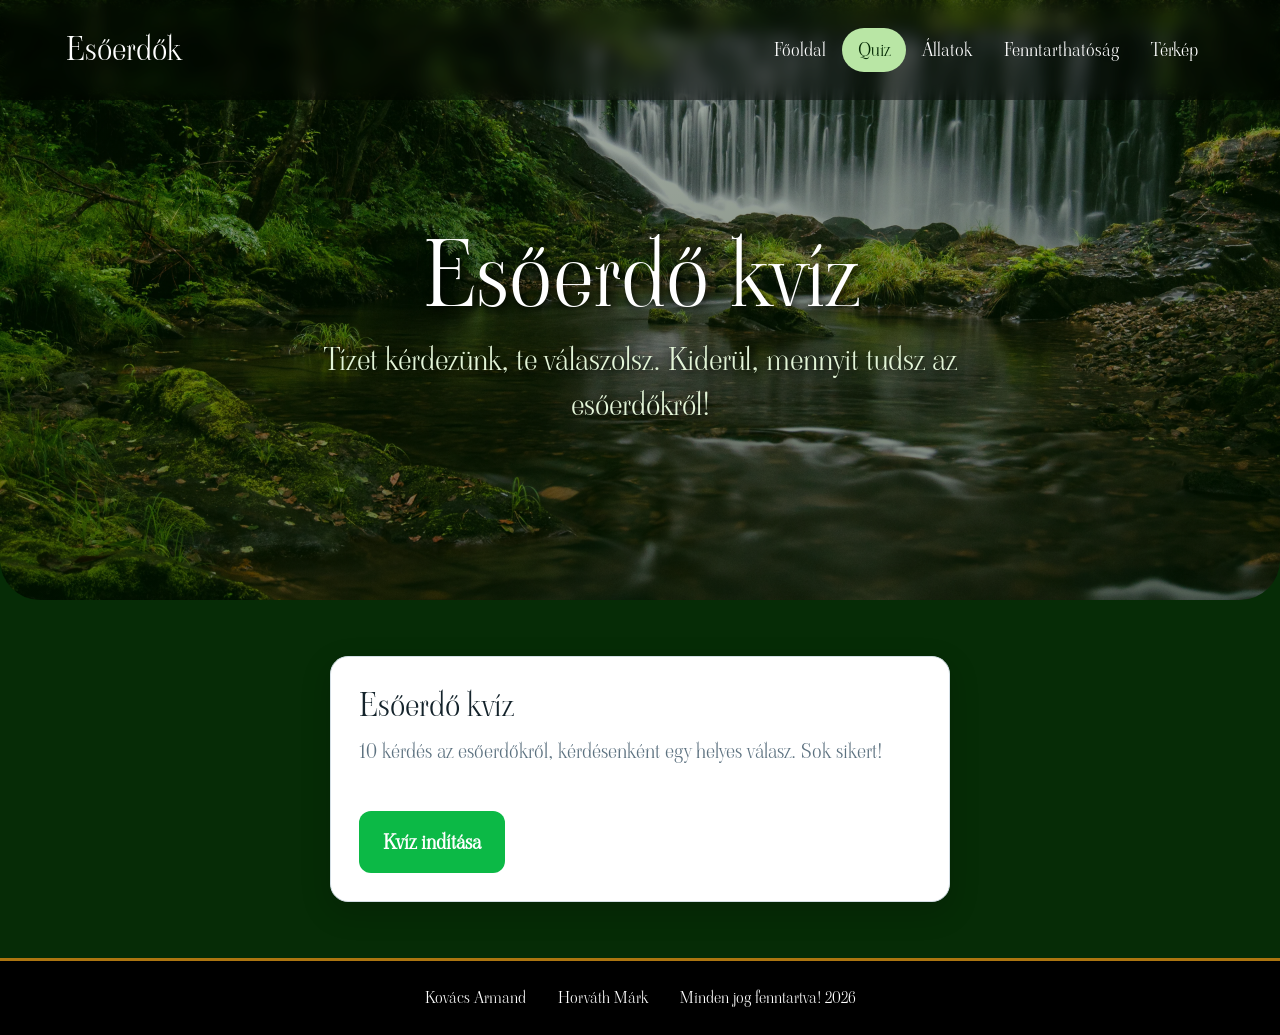
<file: quiz.html>
<!DOCTYPE html>
<html lang="hu">

<head>
    <meta charset="UTF-8">
    <meta name="viewport" content="width=device-width, initial-scale=1, viewport-fit=cover">
    <title>Quiz</title>
    <link rel="stylesheet" href="css/bootstrap.min.css">
    <link rel="stylesheet" href="css/common.css">
    <link rel="stylesheet" href="css/quiz.css">
</head>

<body>

    <header>
        <nav class="navbar navbar-expand-lg navbar-dark fixed-top">
            <div class="container-fluid">
                <a class="navbar-brand" href="index.html">Esőerdők</a>

                <button class="navbar-toggler" type="button" data-bs-toggle="collapse" data-bs-target="#navbarNav"
                    aria-controls="navbarNav" aria-expanded="false" aria-label="Navigáció megnyitása">
                    <span class="navbar-toggler-icon"></span>
                </button>

                <div class="collapse navbar-collapse" id="navbarNav">
                    <ul class="navbar-nav ms-auto">
                        <li class="nav-item">
                            <a class="nav-link" href="index.html">Főoldal</a>
                        </li>
                        <li class="nav-item">
                            <a class="nav-link active" href="quiz.html">Quiz</a>
                        </li>
                        <li class="nav-item">
                            <a class="nav-link" href="allatok.html">Állatok</a>
                        </li>
                        <li class="nav-item">
                            <a class="nav-link" href="fenntarthatosag.html">Fenntarthatóság</a>
                        </li>
                        <li class="nav-item">
                            <a class="nav-link" href="terkep.html">Térkép</a>
                        </li>
                    </ul>
                </div>
            </div>
        </nav>
        <h1>Esőerdő kvíz</h1>
        <p class="alcim">Tízet kérdezünk, te válaszolsz. Kiderül, mennyit tudsz az esőerdőkről!</p>
    </header>
    <main>
        <section class="kviz" id="kviz">
            <div class="kviz__box">

                <div data-screen="start">
                    <h2 class="kviz__title" data-title></h2>
                    <p data-desc></p>
                    <button class="kviz__btn kviz__btn--nomargin" data-start>Kvíz indítása</button>
                </div>

                <div data-screen="game" hidden>
                    <div class="kviz__top"><span data-counter></span><span data-live></span></div>
                    <div class="kviz__bar"><i data-progress></i></div>
                    <h3 class="kviz__q" data-question></h3>
                    <div class="kviz__answers" data-answers></div>
                    <div class="kviz__explain" data-explain hidden></div>
                    <button class="kviz__btn" data-next disabled>Következő kérdés</button>
                </div>

                <div data-screen="result" hidden>
                    <h2 class="kviz__title">Kész!</h2>
                    <div class="kviz__score" data-final></div>
                    <p data-msg></p>
                    <button class="kviz__btn kviz__btn--nomargin" data-restart>Újrakezdés</button>
                </div>

            </div>
        </section>
    </main>
    <footer>
        <p class="text-center text-white">Kovács Armand </p>
        <p class="text-center text-white">Horváth Márk </p>
        <p class="text-center text-white m-0">Minden jog fenntartva! 2026</p>
    </footer>
    <script src="js/bootstrap.bundle.min.js"></script>
    <script src="js/quiz.js"></script>
</body>

</html>
</file>
<file: css/common.css>
@import url('https://fonts.googleapis.com/css2?family=Viaoda+Libre&display=swap');

html {
    scroll-behavior: smooth;
    scroll-padding-top: 80px;
}

body {
    font-family: "Viaoda Libre", serif;
    background-color: #062c06;
    color: #fff;
    font-size: 20px;
    line-height: 1.8;
}

.navbar {
    background-color: rgba(0, 0, 0, 0.45);
    backdrop-filter: blur(8px);
    padding: 12px 4%;
}

.navbar-brand {
    font-size: 1.6rem;
}

.navbar .navbar-nav .nav-link {
    color: #fff;
    font-size: 18px;
    padding: 6px 16px;
    border-radius: 50px;
    transition: background-color 0.3s ease, color 0.3s ease;
}

.navbar .navbar-nav .nav-link:hover,
.navbar .navbar-nav .nav-link:focus {
    color: #b9e6a5;
    background-color: rgba(185, 230, 165, 0.15);
}

.navbar .navbar-nav .nav-link.active {
    color: #062c06;
    background-color: #b9e6a5;
}

header {
    min-height: 340px;
    display: flex;
    flex-direction: column;
    justify-content: center;
    padding: 100px 16px 50px;
    text-align: center;
    color: #fff;
    background-image:
        linear-gradient(rgba(0, 25, 0, 0.35), rgba(0, 25, 0, 0.65)),
        url("../images/wp12478603-rainforest-4k-wallpapers.webp");
    background-repeat: no-repeat;
    background-position: center;
    background-size: cover;
    border-radius: 0 0 40px 40px;
}

header h1 {
    font-size: clamp(2.4rem, 8vw, 4.5rem);
    line-height: 1.15;
    margin: 0 0 10px;
    text-shadow: 2px 3px 8px rgba(0, 0, 0, 0.8);
}

.alcim {
    max-width: 700px;
    margin: 0 auto;
    font-size: clamp(1.1rem, 3vw, 1.5rem);
    line-height: 1.5;
    color: #e3f5d8;
    text-shadow: 1px 2px 6px rgba(0, 0, 0, 0.8);
}

.szekcio {
    padding-top: 50px;
    padding-bottom: 50px;
}

.szekcio-cim {
    text-align: center;
    font-size: clamp(1.8rem, 5vw, 2.6rem);
    line-height: 1.3;
    color: #b9e6a5;
    margin-bottom: 8px;
}

.szekcio-cim::after {
    content: "";
    display: block;
    width: 70px;
    height: 4px;
    margin: 12px auto 0;
    border-radius: 4px;
    background-color: #ac7510;
}

.szekcio-leiras {
    max-width: 650px;
    margin: 0 auto 30px;
    text-align: center;
    color: #d8ecd0;
}

.btn {
    font-size: 18px;
    padding: 8px 26px;
    border-radius: 50px;
    transition: transform 0.2s ease, box-shadow 0.2s ease, background-color 0.2s ease;
}

.btn:hover {
    transform: translateY(-2px);
    box-shadow: 0 6px 14px rgba(0, 0, 0, 0.3);
}

.btn-success {
    color: #062c06;
    background-color: #0cb946;
    border-color: #0cb946;
}

.btn-success:hover,
.btn-success:active,
.btn-success:focus {
    color: #062c06;
    background-color: #b9e6a5;
    border-color: #b9e6a5;
}

footer {
    background-color: #000;
    border-top: 3px solid #ac7510;
    padding: 24px 16px;
    display: flex;
    flex-wrap: wrap;
    justify-content: center;
    gap: 4px 32px;
}

footer p {
    margin: 0;
    font-size: 16px;
    line-height: 1.6;
}

@media (max-width: 991.98px) {
    .navbar {
        background-color: rgba(0, 0, 0, 0.88);
    }

    .navbar .navbar-collapse {
        padding: 10px 0;
    }

    .navbar .navbar-nav .nav-link {
        margin: 2px 0;
    }
}

@media (max-width: 575.98px) {
    body {
        font-size: 18px;
    }

    header {
        min-height: 280px;
        padding-top: 90px;
        border-radius: 0 0 28px 28px;
    }

    .szekcio {
        padding-top: 36px;
        padding-bottom: 36px;
    }
}

@media (prefers-reduced-motion: reduce) {
    html {
        scroll-behavior: auto;
    }

    * {
        transition: none !important;
    }
}
</file>
<file: css/style.css>
.hero {
    min-height: 90vh;
}

.hero h1 {
    font-size: clamp(3.2rem, 14vw, 7.5rem);
}

.hero-gombok {
    margin-top: 26px;
    display: flex;
    flex-wrap: wrap;
    justify-content: center;
    gap: 14px;
}

.szamok {
    position: relative;
    margin-top: -50px;
    margin-bottom: 10px;
}

.szam-doboz {
    height: 100%;
    padding: 18px 12px;
    text-align: center;
    border-radius: 20px;
    border: 1px solid rgba(185, 230, 165, 0.4);
    background-color: #295029;
    box-shadow: 0 8px 20px rgba(0, 0, 0, 0.35);
}

.szam {
    display: block;
    font-size: clamp(1.8rem, 5vw, 2.6rem);
    line-height: 1.2;
    color: #b9e6a5;
}

.szam-leiras {
    display: block;
    font-size: 16px;
    line-height: 1.4;
}

.card {
    color: #000;
    background-color: #afc094;
    border: 2px solid #ac7510;
    border-radius: 20px;
    box-shadow: 0 6px 16px rgba(0, 0, 0, 0.3);
    transition: transform 0.3s ease, box-shadow 0.3s ease;
}

.card:hover {
    transform: translateY(-8px);
    box-shadow: 0 14px 24px rgba(0, 0, 0, 0.45);
}

.card-body {
    padding: 28px 24px;
}

.card-title {
    font-size: 1.5rem;
}

.card-text {
    font-size: 18px;
    line-height: 1.6;
}

.emeletek {
    max-width: 900px;
    margin: 0 auto;
    border-radius: 24px;
    overflow: hidden;
    border: 2px solid #ac7510;
}

.emelet {
    padding: 22px 28px;
}

.emelet-1 { background-color: #5a8f3c; }
.emelet-2 { background-color: #3f7a34; }
.emelet-3 { background-color: #295029; }
.emelet-4 { background-color: #14380f; }

.emelet h3 {
    margin: 0;
    font-size: 1.5rem;
}

.emelet p {
    margin: 0;
    font-size: 18px;
    line-height: 1.5;
}

.emelet .emelet-magassag {
    font-size: 15px;
    color: #b9e6a5;
    margin-bottom: 4px;
}

#galeria {
    max-width: 900px;
    margin: 20px auto 0;
    border-radius: 24px;
    overflow: hidden;
    border: 3px solid #ac7510;
    box-shadow: 0 10px 24px rgba(0, 0, 0, 0.4);
}

#galeria .carousel-item img {
    height: 420px;
    object-fit: cover;
}

#galeria .carousel-caption {
    left: 0;
    right: 0;
    bottom: 0;
    padding: 40px 20px 14px;
    background-image: linear-gradient(transparent, rgba(0, 0, 0, 0.75));
}

#galeria .carousel-caption p {
    margin: 0;
    font-size: 1.2rem;
}

.tudtad {
    height: 100%;
    padding: 24px;
    text-align: center;
    border-radius: 20px;
    border: 2px dashed #81ad09;
    background-color: rgba(255, 255, 255, 0.05);
}

.tudtad p {
    margin: 0;
    font-size: 18px;
    line-height: 1.6;
}

.tudtad strong {
    color: #b9e6a5;
    font-weight: normal;
}

.link-kartya {
    display: block;
    height: 100%;
    padding: 22px 14px;
    text-align: center;
    text-decoration: none;
    color: #fff;
    border-radius: 20px;
    border: 2px solid #81ad09;
    background-color: #295029;
    transition: transform 0.3s ease, background-color 0.3s ease;
}

.link-kartya:hover {
    transform: translateY(-6px);
    color: #fff;
    background-color: #3a6b3a;
}

.link-kartya h3 {
    margin: 0;
    font-size: 1.4rem;
    color: #b9e6a5;
}

.link-kartya p {
    margin: 0;
    font-size: 16px;
    line-height: 1.4;
}

@media (max-width: 767.98px) {
    .hero {
        min-height: 80vh;
    }

    #galeria .carousel-item img {
        height: 260px;
    }

    .emelet {
        padding: 20px 18px;
    }
}
</file>
<file: css/allatok.css>
.mini-szam {
    padding: 14px 6px;
    text-align: center;
    font-size: 16px;
    line-height: 1.3;
    border-radius: 20px;
    background-color: #295029;
    border: 1px solid rgba(185, 230, 165, 0.4);
}

.mini-szam span {
    display: block;
    font-size: 2.2rem;
    line-height: 1.2;
    color: #b9e6a5;
}

.kiemelt {
    overflow: hidden;
    margin-top: 20px;
    border-radius: 24px;
    border: 2px solid #81ad09;
    background-color: #295029;
    box-shadow: 0 10px 24px rgba(0, 0, 0, 0.4);
}

.kiemelt img {
    width: 100%;
    height: 100%;
    min-height: 300px;
    max-height: 520px;
    object-fit: cover;
    display: block;
}

.kiemelt-szoveg {
    padding: 28px;
}

.kiemelt-szoveg h3 {
    font-size: 2rem;
    color: #b9e6a5;
}

.kiemelt-szoveg p {
    font-size: 18px;
    line-height: 1.7;
}

.tenyek {
    list-style: none;
    margin: 0;
    padding: 0;
    font-size: 18px;
}

.allatkartya {
    height: 100%;
    overflow: hidden;
    display: flex;
    flex-direction: column;
    border-radius: 20px;
    border: 2px solid #81ad09;
    background-color: rgba(255, 255, 255, 0.05);
    transition: transform 0.3s ease, box-shadow 0.3s ease;
}

.allatkartya:hover {
    transform: translateY(-8px);
    box-shadow: 0 14px 24px rgba(0, 0, 0, 0.45);
}

.allatkartya img {
    width: 100%;
    height: 220px;
    object-fit: cover;
    display: block;
    background-image: linear-gradient(135deg, #295029, #35a55c);
    color: #fff;
    font-size: 16px;
    text-align: center;
}

.allat-szoveg {
    flex-grow: 1;
    padding: 18px 20px 20px;
}

.allat-szoveg h3 {
    font-size: 1.5rem;
    color: #b9e6a5;
}

.allat-szoveg p {
    font-size: 17px;
    line-height: 1.6;
    text-align: justify;
}

.allat-szoveg details {
    margin-top: 10px;
}

.allat-szoveg summary {
    display: inline-block;
    padding: 2px 18px;
    font-size: 16px;
    cursor: pointer;
    border-radius: 50px;
    border: 2px solid #b9e6a5;
    color: #b9e6a5;
    transition: background-color 0.2s ease, color 0.2s ease;
}

.allat-szoveg summary:hover {
    background-color: #b9e6a5;
    color: #062c06;
}

.allat-szoveg details[open] summary {
    margin-bottom: 10px;
}

.vedd-meg {
    padding: 40px 20px;
    text-align: center;
    border-radius: 24px;
    border: 2px solid #ac7510;
    background-color: #295029;
}

.vedd-meg h2 {
    color: #b9e6a5;
}

.vedd-meg p {
    max-width: 600px;
    margin: 0 auto 20px;
}

.vedd-meg .gombok {
    display: flex;
    flex-wrap: wrap;
    justify-content: center;
    gap: 14px;
}

@media (max-width: 575.98px) {
    .kiemelt-szoveg {
        padding: 20px;
    }

    .allat-szoveg p {
        text-align: left;
    }
}
</file>
<file: css/fenntarthatosag.css>
.bevezeto-cim {
    font-size: clamp(1.5rem, 4vw, 2.1rem);
    margin-bottom: 30px;
}

.fontos {
    display: flex;
    align-items: flex-start;
    gap: 20px;
    max-width: 1000px;
    margin: 0 auto;
    padding: 24px;
    border: #ff0000 3px solid;
    border-radius: 30px;
    background-color: rgba(255, 0, 0, 0.08);
}

.felkialtojel {
    flex-shrink: 0;
    width: 64px;
    height: 64px;
    display: grid;
    place-items: center;
    border-radius: 50%;
    font-size: 2.4rem;
    line-height: 1;
    color: #fff;
    background-color: #ff0000;
}

.fontos h3 {
    color: #ff6b6b;
}

.fontosszoveg {
    margin: 0;
    font-size: 18px;
    line-height: 1.7;
}

.eso {
    --bg: #062c06;
    --ink: #c1eccf;
    --soft: #b2e4c8;
    --line: #7fb069;
    --card: rgb(41, 80, 41);
    --chip: #dcebd2;
    --accent: #35a55c;
    width: 100%;
    min-height: 100vh;
    min-height: 100dvh;
    display: flex;
    align-items: center;
    color: var(--ink);
    font-family: Figtree, system-ui, sans-serif;
    line-height: 1.7;
    font-size: 17px
}

.eso,
.eso *,
.eso *::before,
.eso *::after {
    box-sizing: border-box
}

.eso .wrap {
    width: 100%;
    padding: clamp(36px, 6vw, 80px) clamp(14px, 4vw, 64px)
}

.eso h1 {
    font-family: Fraunces, Georgia, serif;
    font-weight: 700;
    font-size: clamp(1.8rem, 5vw, 3.6rem);
    line-height: 1.1;
    margin: 0 0 14px;
    letter-spacing: -.01em
}

.eso .lead {
    color: var(--soft);
    margin: 0 0 clamp(28px, 4vw, 52px);
    font-size: 1.1em;
    max-width: 60ch
}

.eso ol {
    list-style: none;
    margin: 0;
    padding: 0;
    display: grid;
    grid-template-columns: 1fr;
    gap: 18px;
    counter-reset: n
}

.eso li {
    counter-increment: n;
    position: relative;
    background: var(--card);
    border-radius: 20px;
    padding: 26px 26px 28px;
    border-top: 4px solid var(--accent);
    overflow: hidden
}

.eso li::after {
    content: counter(n);
    position: absolute;
    right: 20px;
    top: 6px;
    font-family: Fraunces, Georgia, serif;
    font-weight: 700;
    font-size: 4.2rem;
    line-height: 1;
    color: var(--line);
    opacity: .22
}

.eso .ico {
    width: 52px;
    height: 52px;
    border-radius: 50%;
    background: var(--chip);
    display: grid;
    place-items: center;
    font-size: 26px;
    margin-bottom: 14px
}

.eso h2 {
    font-family: Fraunces, Georgia, serif;
    font-weight: 700;
    font-size: 1.3rem;
    line-height: 1.3;
    margin: 0 0 10px;
    color: #7be09f;
    padding-right: 44px
}

.eso p {
    margin: 0;
    color: var(--ink);
    hyphens: auto;
    overflow-wrap: break-word
}

@media (min-width:640px) {
    .eso ol {
        grid-template-columns: repeat(2, 1fr);
        gap: 22px
    }

    .eso li:last-child {
        grid-column: span 2
    }
}

@media (min-width:1000px) {
    .eso ol {
        grid-template-columns: repeat(6, 1fr);
        gap: 26px
    }

    .eso li {
        grid-column: span 2
    }

    .eso li:nth-child(-n+2) {
        grid-column: span 3
    }

    .eso li:last-child {
        grid-column: span 2
    }
}

@media (max-width:520px) {
    .eso {
        font-size: 16px;
        line-height: 1.65
    }

    .eso li {
        padding: 20px 18px 22px;
        border-radius: 16px
    }

    .eso .ico {
        width: 42px;
        height: 42px;
        font-size: 21px
    }

    .eso h2 {
        font-size: 1.15rem
    }

    .eso li::after {
        font-size: 3.4rem
    }
}
</file>
<file: css/quiz.css>
@import url('https://fonts.googleapis.com/css2?family=Average+Sans&family=Bitcount+Ink:wght@100..900&family=Roboto:ital,wght@0,100..900;1,100..900&family=Viaoda+Libre&display=swap');
h1{
    font-size: 80px;

}


footer {
    position: relative;
    bottom: 0;
    background-color: #000;
    width: 100%;
}
* { box-sizing: border-box; }
body {
  margin: 0; min-height: 100vh; color: #eaf3f7;
  font-family: "Viaoda Libre", serif; 
  background: #062c06 fixed;
  padding-top: env(safe-area-inset-top, 0px);
  padding-bottom: env(safe-area-inset-bottom, 0px);
}
.site-header {
  display: flex; justify-content: space-between; align-items: center;
  padding: 18px 28px; background: rgba(0,0,0,.25); backdrop-filter: blur(6px);
}
.site-header strong { 
  font-size: 1.15rem;
 }
.site-header nav { 
  display: flex; gap: 20px; flex-wrap: wrap;
 }
.site-header a { 
  color: inherit; text-decoration: none; opacity: .85
 }
.site-header a:hover { 
  opacity: 1;
 }

.kviz {
  --k-card: #ffffff; --k-ink: #14232b; --k-muted: #5d7280; --k-line: #d3dee5;
  --k-accent: #0cb946; --k-accent-ink: #ffffff;
  --k-good: #1c7a46; --k-good-bg: #e0f3e8; --k-bad: #b3311f; --k-bad-bg: #fbe5e1;
  --k-soft: #eef3f6;
  box-sizing: border-box; width: 100%; padding: 56px 20px;
  background: transparent;             
  font-family: "Viaoda Libre", serif; 
}

.kviz *, .kviz *::before, .kviz *::after { 
  box-sizing: border-box;
 }

.kviz__box {
  max-width: 620px; margin: 0 auto; background: var(--k-card);
  border: 1px solid var(--k-line); border-radius: 18px; padding: 28px;
  box-shadow: 0 10px 30px rgba(0,0,0,.18);
}
.kviz__top { 
  display: flex; justify-content: space-between; color: var(--k-muted); font-size: .9rem; margin-bottom: 10px;
 }
.kviz__bar { 
  height: 8px; background: var(--k-line); border-radius: 99px; overflow: hidden; margin-bottom: 26px;
 }
.kviz__bar > i {
   display: block; height: 100%; width: 0; background: var(--k-accent); transition: width .3s;
   }
.kviz h2.kviz__title { 
  font-size: 1.6rem; margin: 0 0 10px; line-height: 1.25; color: var(--k-ink);
 }
.kviz h3.kviz__q { 
  font-size: 1.3rem; margin: 0 0 20px; line-height: 1.35; color: var(--k-ink);
 }
.kviz p { 
  color: var(--k-muted); line-height: 1.6; margin: 0 0 22px;
 }
.kviz__answers { 
  display: grid; gap: 10px;
 }
.kviz__answer {
  text-align: left; font: inherit; color: var(--k-ink); background: transparent;
  border: 2px solid var(--k-line); border-radius: 12px; padding: 14px 16px; cursor: pointer;
  transition: border-color .15s, background .15s;
}
.kviz__answer:hover:not(:disabled) { border-color: var(--k-accent); }
.kviz__answer:disabled { cursor: default; }
.kviz__answer.is-correct { border-color: var(--k-good); background: var(--k-good-bg); }
.kviz__answer.is-wrong { border-color: var(--k-bad); background: var(--k-bad-bg); }
.kviz__explain { margin-top: 16px; padding: 12px 14px; border-radius: 10px; background: var(--k-soft); color: var(--k-muted); line-height: 1.5; font-size: .95rem; }
.kviz__btn {
  margin-top: 22px; font: inherit; font-weight: 600; cursor: pointer;
  background: var(--k-accent); color: var(--k-accent-ink); border: 0; border-radius: 12px; padding: 13px 24px;
}
.kviz__btn:disabled { opacity: .4; cursor: not-allowed; }
.kviz__answer:focus-visible, .kviz__btn:focus-visible { outline: 3px solid var(--k-accent); outline-offset: 2px; }
.kviz__score { font-size: 3rem; font-weight: 700; margin: 6px 0 4px; color: var(--k-ink); }
.kviz [hidden] { display: none !important; }
@media (prefers-reduced-motion: reduce) { .kviz * { transition: none !important; } }



header {
    background-image:
        linear-gradient(rgba(0, 25, 0, 0.35), rgba(0, 25, 0, 0.55)),
        url("../images/wp12478603-rainforest-4k-wallpapers.webp");
    background-repeat: no-repeat;
    background-position: center;
    background-size: cover;
    color: #fff;
    min-height: 600px;
}

.navbar {
    background-color: rgba(0, 0, 0, 0.4);
    padding: 15px 4%;
}

.navbar a {
    color: #fff;
    transition: color 0.3s ease;
}

.navbar a:hover,
.navbar a:focus {
    color: #b9e6a5;
}

.navbar .nav-link.active {
    color: #b9e6a5;
}

* {
    box-sizing: border-box;
    font-size: 20px;
    line-height: 1.8;
}

.focim{
  padding: 200px;
}
</file>
